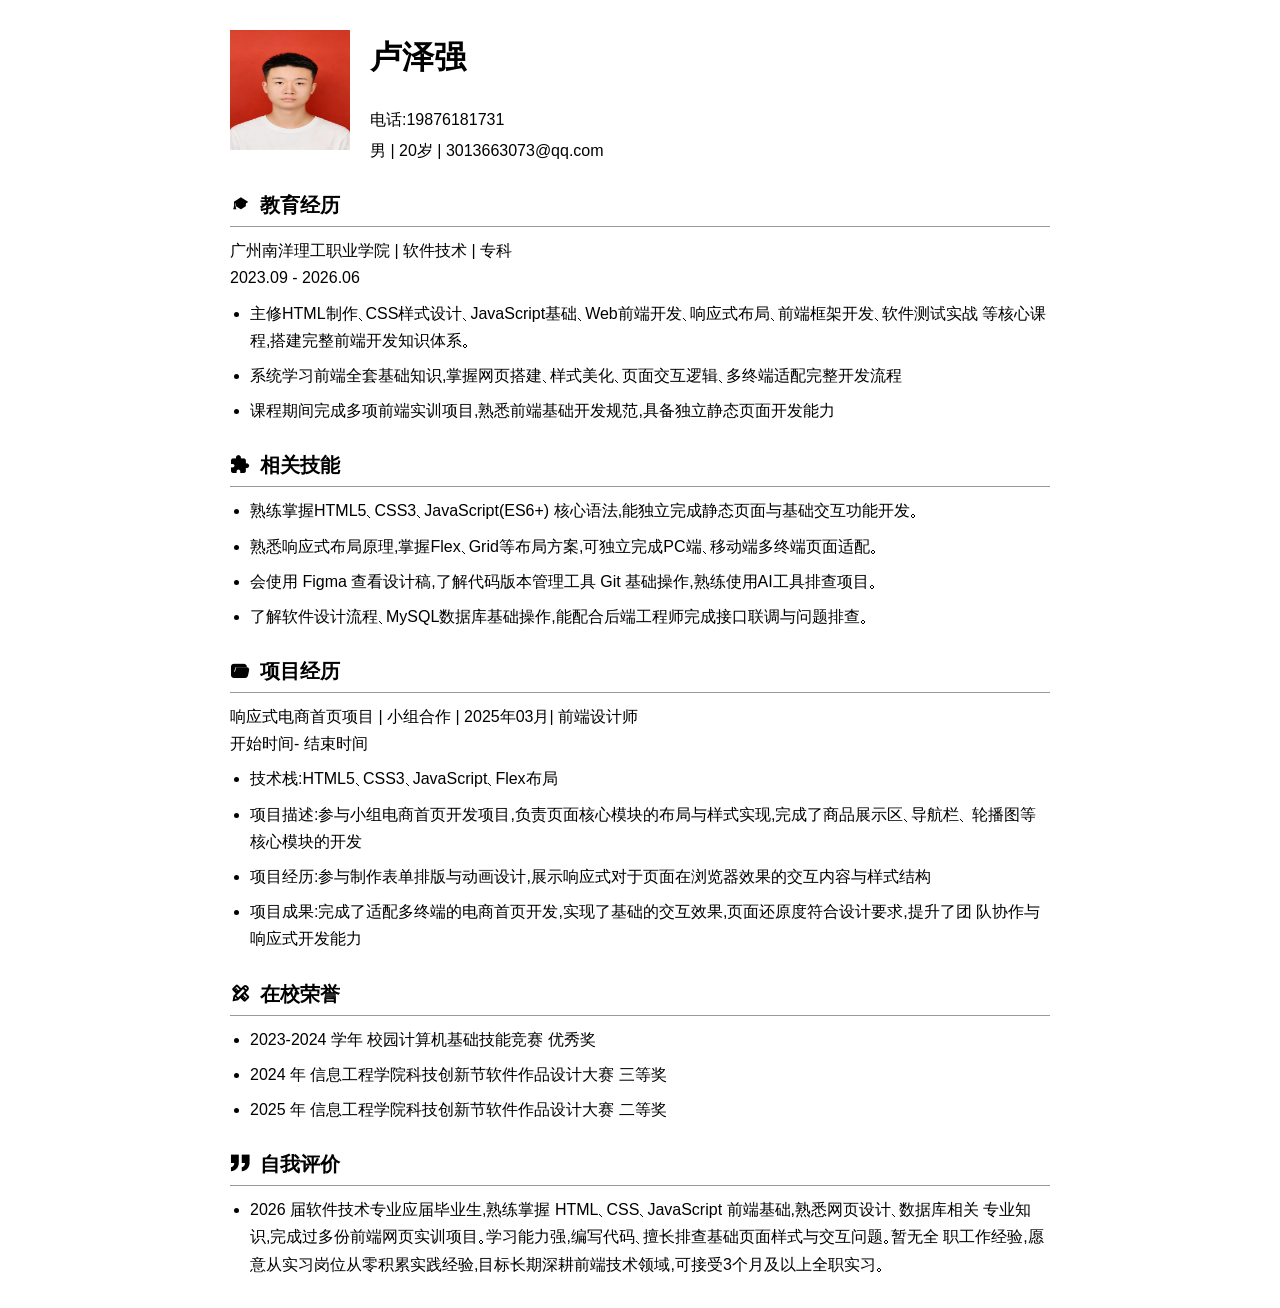
<file: resume/index.html>
<!DOCTYPE html>
<html lang="zh-CN">

<head>
  <meta charset="UTF-8">
  <title>卢泽强个人简历</title>
  <link rel="stylesheet" href="./iconfont/iconfont.css">
  <style>
    body {
      font-family: "Microsoft YaHei", SimSun, sans-serif;
      max-width: 820px;
      margin: 30px auto;
      padding: 0 20px;
      line-height: 1.7;
      font-size: 16px;
    }

    .fload {
      float: left;
    }

    img {
      width: 120px;
      height: 120px;
      margin-right: 20px;
    }

    h2 {
      position: relative;
      font-size: 20px;
      margin: 24px 0 10px 0;
      border-bottom: 1px solid #999;
      padding-bottom: 4px;
      overflow: hidden;
      transition: color 0.3s ease-in-out;
    }

    .iconfont {
      font-size: 20px;
      margin-right: 10px;
    }

    h2::after {
      content: '';
      position: absolute;
      bottom: -1px;
      left: 0;
      width: 0;
      height: 2px;
      background-color: #007bff;
      transition: all 0.8s ease-in-out;
    }

    h2:hover::after {
      width: 100%;
      background-color: #dc3545;
    }

    h2:hover {
      color: #dc3545;
      transition: color 0.3s ease-in-out 0.8s;
    }

    .info-line {
      margin: 4px 0;
    }

    ul {
      padding-left: 20px;
      margin: 8px 0;
    }

    li {
      margin: 8px 0;
      transition: all 0.3s ease-in-out;
    }
  </style>
</head>

<body>
  <div class="fload">
    <img src="./images/头像.jpg" alt="">
  </div>
  <div>
    <h1>卢泽强</h1>
    <div class="info-line">电话:19876181731</div>
    <div class="info-line">男 | 20岁 | 3013663073@qq.com</div>
  </div>


  <h2><i class="iconfont icon-xueshimao"></i>教育经历</h2>
  <div>广州南洋理工职业学院 | 软件技术 | 专科</div>
  <div>2023.09 - 2026.06</div>
  <ul>
    <li>主修HTML制作､CSS样式设计､JavaScript基础､Web前端开发､响应式布局､前端框架开发､软件测试实战 等核心课程,搭建完整前端开发知识体系｡</li>
    <li>系统学习前端全套基础知识,掌握网页搭建､样式美化､页面交互逻辑､多终端适配完整开发流程</li>
    <li>课程期间完成多项前端实训项目,熟悉前端基础开发规范,具备独立静态页面开发能力</li>
  </ul>

  <h2><i class="iconfont icon-pintu"></i>相关技能</h2>
  <ul>
    <li>熟练掌握HTML5､CSS3､JavaScript(ES6+) 核心语法,能独立完成静态页面与基础交互功能开发｡</li>
    <li>熟悉响应式布局原理,掌握Flex､Grid等布局方案,可独立完成PC端､移动端多终端页面适配｡</li>
    <li>会使用 Figma 查看设计稿,了解代码版本管理工具 Git 基础操作,熟练使用AI工具排查项目｡</li>
    <li>了解软件设计流程､MySQL数据库基础操作,能配合后端工程师完成接口联调与问题排查｡</li>
  </ul>

  <h2><i class="iconfont icon-wenjianjia"></i>项目经历</h2>
  <div>响应式电商首页项目 | 小组合作 | 2025年03月| 前端设计师</div>
  <div>开始时间- 结束时间</div>
  <ul>
    <li>技术栈:HTML5､CSS3､JavaScript､Flex布局</li>
    <li>项目描述:参与小组电商首页开发项目,负责页面核心模块的布局与样式实现,完成了商品展示区､导航栏､ 轮播图等核心模块的开发</li>
    <li>项目经历:参与制作表单排版与动画设计,展示响应式对于页面在浏览器效果的交互内容与样式结构</li>
    <li>项目成果:完成了适配多终端的电商首页开发,实现了基础的交互效果,页面还原度符合设计要求,提升了团 队协作与响应式开发能力</li>
  </ul>

  <h2><i class="iconfont icon-iconfont_biaohui"></i>在校荣誉</h2>
  <ul>
    <li>2023-2024 学年 校园计算机基础技能竞赛 优秀奖</li>
    <li>2024 年 信息工程学院科技创新节软件作品设计大赛 三等奖</li>
    <li>2025 年 信息工程学院科技创新节软件作品设计大赛 二等奖</li>
  </ul>

  <h2><i class="iconfont icon-yinhao-right"></i>自我评价</h2>
  <ul>
    <li>2026 届软件技术专业应届毕业生,熟练掌握 HTML､CSS､JavaScript 前端基础,熟悉网页设计､数据库相关 专业知识,完成过多份前端网页实训项目｡学习能力强,编写代码､擅长排查基础页面样式与交互问题｡暂无全
      职工作经验,愿意从实习岗位从零积累实践经验,目标长期深耕前端技术领域,可接受3个月及以上全职实习｡</li>
  </ul>
</body>

</html>
</file>
<file: resume/iconfont/iconfont.css>
@font-face {
  font-family: "iconfont"; /* Project id  */
  src: url('iconfont.ttf?t=1781855140608') format('truetype');
}

.iconfont {
  font-family: "iconfont" !important;
  font-size: 16px;
  font-style: normal;
  -webkit-font-smoothing: antialiased;
  -moz-osx-font-smoothing: grayscale;
}

.icon-wenjianjia:before {
  content: "\f00c5";
}

.icon-pintu:before {
  content: "\e61e";
}

.icon-yinhao-right:before {
  content: "\e50d";
}

.icon-xueshimao:before {
  content: "\e622";
}

.icon-iconfont_biaohui:before {
  content: "\e6cc";
}
</file>
